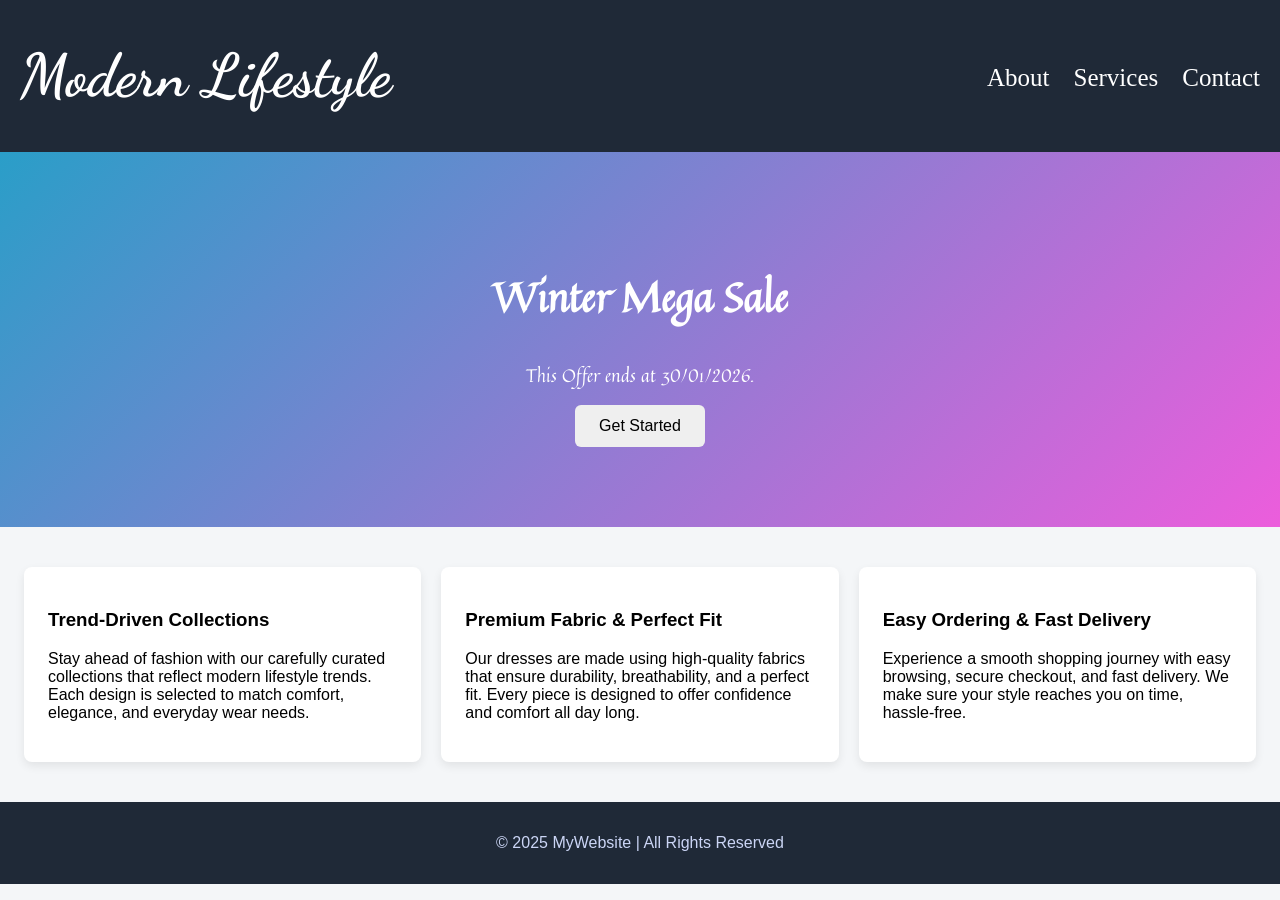
<file: index.html>
<!DOCTYPE html>
<html lang="en">
<head>
  <meta charset="UTF-8">
  <meta name="viewport" content="width=device-width, initial-scale=1.0">
  <title>My Homepage</title>
  <link rel="stylesheet" href="style.css"> 
</head>
<body>
  <header>
    <h1>Modern&nbsp;Lifestyle</h1>
    <nav>
      <a href="about.html">About</a>
      <a href="service.html">Services</a>
      <a href="contact.html">Contact</a>
    </nav>
  </header>

  <section class="hero">
    <h1>Winter Mega Sale </h1>
    <p>This Offer ends at 30/01/2026.</p>
    <a href="get.html">
    <button>Get Started</button></a>
  </section>

  <section class="sections">
    <div class="card">
      <h3>Trend-Driven Collections</h3>
      <p>Stay ahead of fashion with our carefully curated collections that reflect modern lifestyle trends. Each design is selected to match comfort, elegance, and everyday wear needs.</p>
    </div>

    <div class="card">
      <h3>Premium Fabric & Perfect Fit</h3>
      <p>Our dresses are made using high-quality fabrics that ensure durability, breathability, and a perfect fit. Every piece is designed to offer confidence and comfort all day long.</p>
    </div>

    <div class="card">
      <h3>Easy Ordering & Fast Delivery</h3>
      <p>Experience a smooth shopping journey with easy browsing, secure checkout, and fast delivery. We make sure your style reaches you on time, hassle-free.</p>
    </div>
  </section>

  <footer>
    <p>© 2025 MyWebsite | All Rights Reserved</p>
  </footer>
  

</body>
</html>
</file>
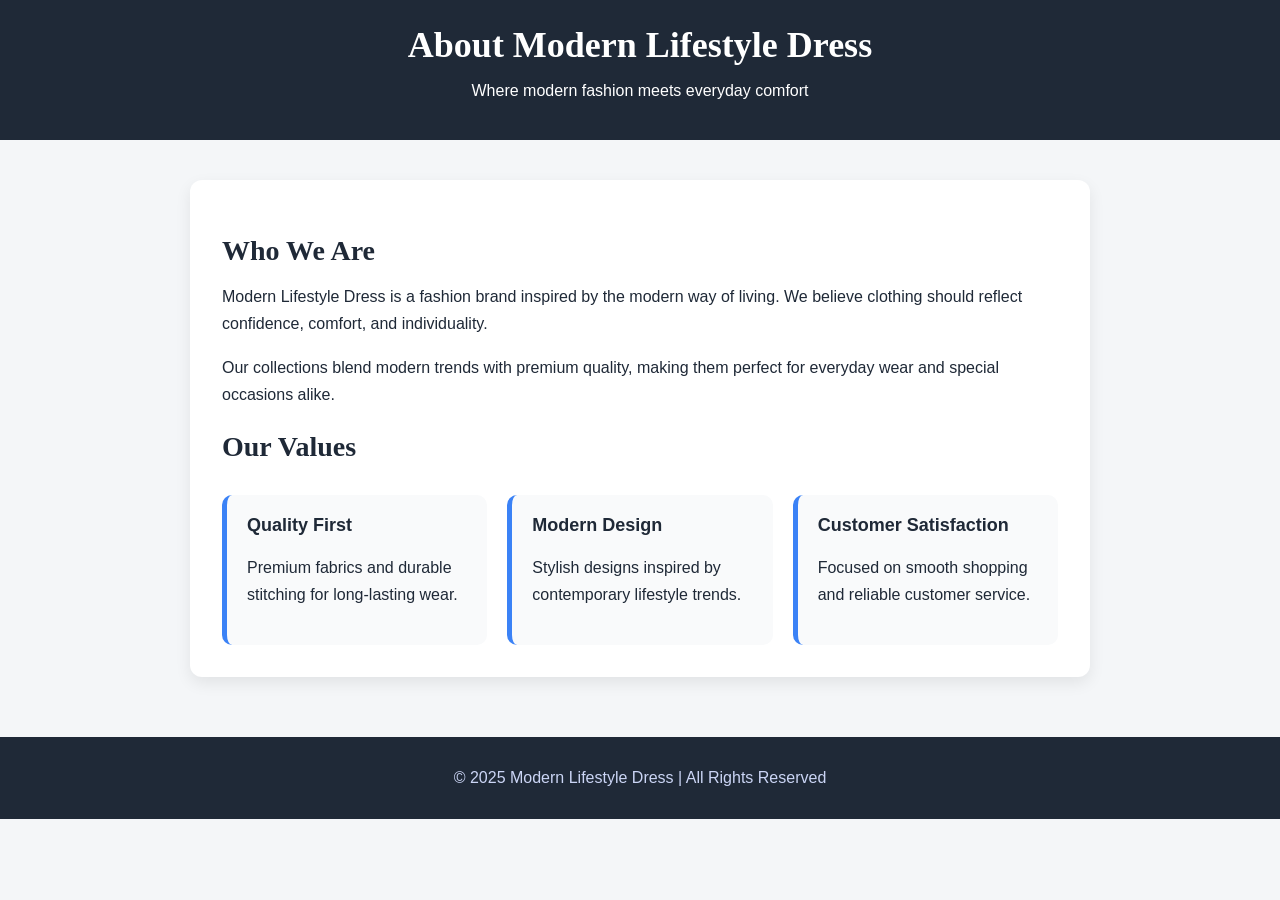
<file: about.html>
<!DOCTYPE html>
<html lang="en">
<head>
  <meta charset="UTF-8" />
  <meta name="viewport" content="width=device-width, initial-scale=1.0" />
  <title>About Us | Modern Lifestyle Dress</title>
  <link rel="stylesheet" href="about.css">
</head>
<body>
 <header>
    <h1>About Modern Lifestyle Dress</h1>
    <p>Where modern fashion meets everyday comfort</p>
  </header>
  <section class="container">
    <div class="about">

      <h2>Who We Are</h2>
      <p>
        Modern Lifestyle Dress is a fashion brand inspired by the modern way of living.
        We believe clothing should reflect confidence, comfort, and individuality.
      </p>

      <p>
        Our collections blend modern trends with premium quality, making them perfect
        for everyday wear and special occasions alike.
      </p>

      <h2>Our Values</h2>

      <div class="values">
        <div class="value">
          <h3>Quality First</h3>
          <p>Premium fabrics and durable stitching for long-lasting wear.</p>
        </div>

        <div class="value">
          <h3>Modern Design</h3>
          <p>Stylish designs inspired by contemporary lifestyle trends.</p>
        </div>

        <div class="value">
          <h3>Customer Satisfaction</h3>
          <p>Focused on smooth shopping and reliable customer service.</p>
        </div>
      </div>

    </div>
  </section>

  <footer>
    <p>© 2025 Modern Lifestyle Dress | All Rights Reserved</p>
  </footer>

</body>
</html>
</file>
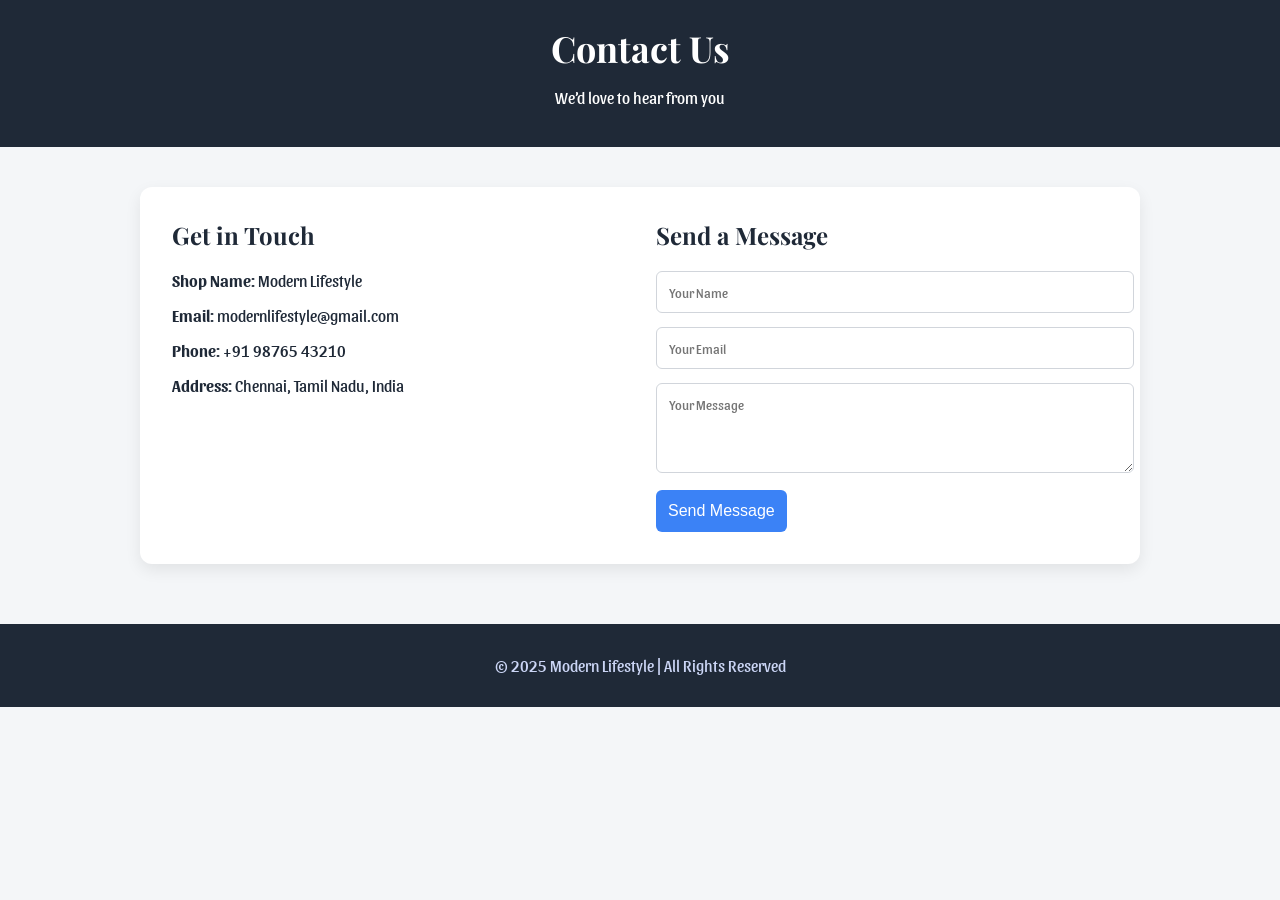
<file: contact.html>
<!DOCTYPE html>
<html lang="en">
<head>
  <meta charset="UTF-8" />
  <meta name="viewport" content="width=device-width, initial-scale=1.0" />
  <title>Contact Us | Modern Lifestyle</title>

  <link href="https://fonts.googleapis.com/css2?family=Playfair+Display:wght@600;700&family=Sansita:wght@400;600&display=swap" rel="stylesheet">

  <link rel="stylesheet" href="contact.css">
</head>
<body>

  <header>
    <h1>Contact Us</h1>
    <p>We’d love to hear from you</p>
  </header>

  <section class="container">
    <div class="card">

      <div class="info">
        <h2>Get in Touch</h2>
        <p><strong>Shop Name:</strong> Modern Lifestyle</p>
        <p><strong>Email:</strong> modernlifestyle@gmail.com</p>
        <p><strong>Phone:</strong> +91 98765 43210</p>
        <p><strong>Address:</strong> Chennai, Tamil Nadu, India</p>
      </div>

      <form class="form">
        <h2>Send a Message</h2>

        <input type="text" placeholder="Your Name" required>
        <input type="email" placeholder="Your Email" required>
        <textarea rows="4" placeholder="Your Message" required></textarea>

        <button type="submit">Send Message</button>
      </form>

    </div>
  </section>

  <footer>
    <p>© 2025 Modern Lifestyle | All Rights Reserved</p>
  </footer>

</body>
</html>
</file>
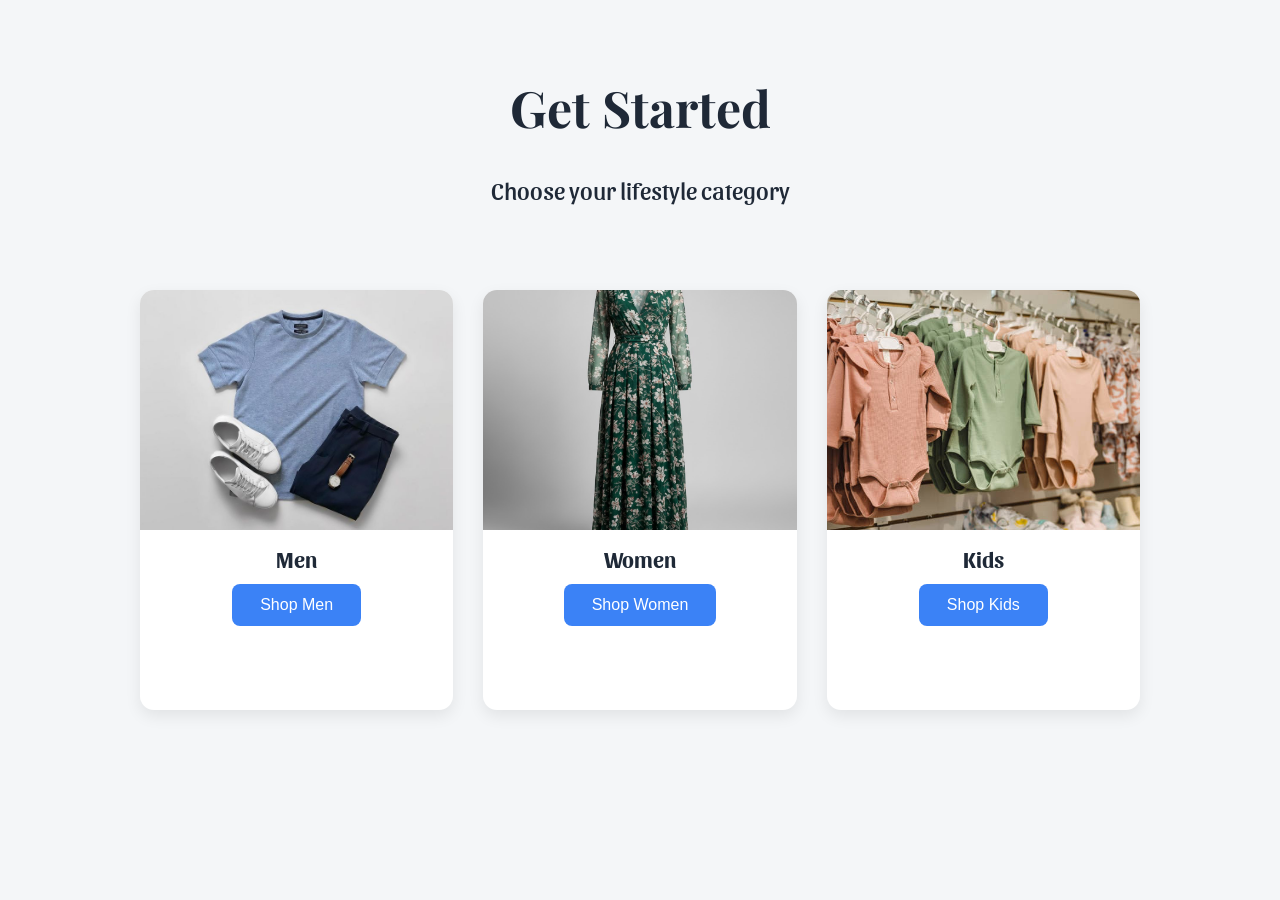
<file: get.html>
<!DOCTYPE html>
<html lang="en">
<head>
  <meta charset="UTF-8">
  <title>Get Started | Modern Lifestyle</title>
  <meta name="viewport" content="width=device-width, initial-scale=1.0">
  <link href="https://fonts.googleapis.com/css2?family=Playfair+Display:wght@600&family=Sansita:wght@400;600&display=swap" rel="stylesheet">
 <link rel="stylesheet" href="get.css">
</head>
<body>

  <header>
    <h1>Get Started</h1>
    <p>Choose your lifestyle category</p>
  </header>

  <section class="container">

    <div class="card">
      <img src="./men.jpg" alt="Men Fashion">
      <h3>Men</h3>
      <a href="./men.html">
      <button>Shop Men</button></a>
    </div>

    <div class="card">
      <img src="./wom.jpg" alt="Women Fashion">
      <h3>Women</h3><a href="./women.html">
      <button>Shop Women</button></a>
    </div>

    <div class="card">
      <img src="./kid.jpg" alt="Kids Fashion">
      <h3>Kids</h3><a href="./kids.html">
      <button>Shop Kids</button></a>
    </div>

  </section>

</body>
</html>
</file>
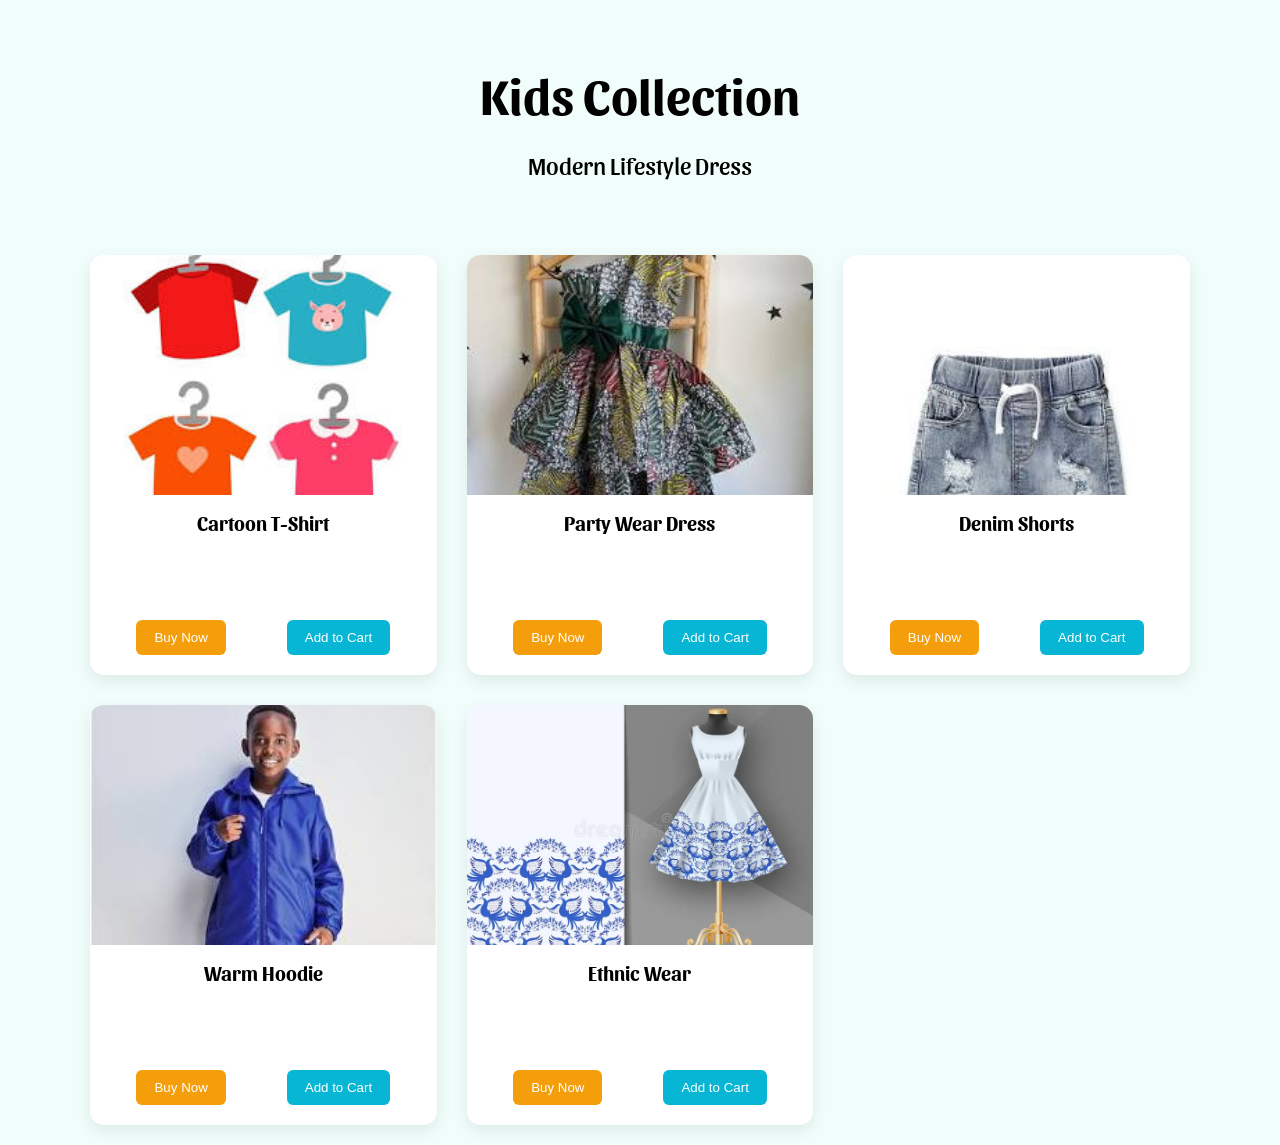
<file: kids.html>
<!DOCTYPE html>
<html lang="en">
<head>
  <meta charset="UTF-8">
  <title>Kids Collection | Modern Lifestyle</title>
  <meta name="viewport" content="width=device-width, initial-scale=1.0">

  <link href="https://fonts.googleapis.com/css2?family=Sansita:wght@400;600&display=swap" rel="stylesheet">

  <link rel="stylesheet" href="kids.css">
</head>
<body>

  <header>
    <h1>Kids Collection</h1>
    <p>Modern Lifestyle Dress</p>
  </header>

  <section class="container">

    <div class="card">
      <img src="./cartoon.jpg" alt="Kids T-shirt">
      <h3>Cartoon T-Shirt</h3>
      <div class="b">
        <button class="buy">Buy Now</button>
        <button class="cart">Add to Cart</button>
      </div>
    </div>

    <div class="card">
      <img src="./party.jpg" alt="Kids Dress">
      <h3>Party Wear Dress</h3>
      <div class="b">
        <button class="buy">Buy Now</button>
        <button class="cart">Add to Cart</button>
      </div>
    </div>

    <div class="card">
      <img src="./short.jpg" alt="Kids Shorts">
      <h3>Denim Shorts</h3>
      <div class="b">
        <button class="buy">Buy Now</button>
        <button class="cart">Add to Cart</button>
      </div>
    </div>

    <div class="card">
      <img src="warm.jpg" alt="Kids Hoodie">
      <h3>Warm Hoodie</h3>
      <div class="b">
        <button class="buy">Buy Now</button>
        <button class="cart">Add to Cart</button>
      </div>
    </div>

    <div class="card">
      <img src="last.webp" alt="Kids Ethnic Wear">
      <h3>Ethnic Wear</h3>
      <div class="b">
        <button class="buy">Buy Now</button>
        <button class="cart">Add to Cart</button>
      </div>
</file>
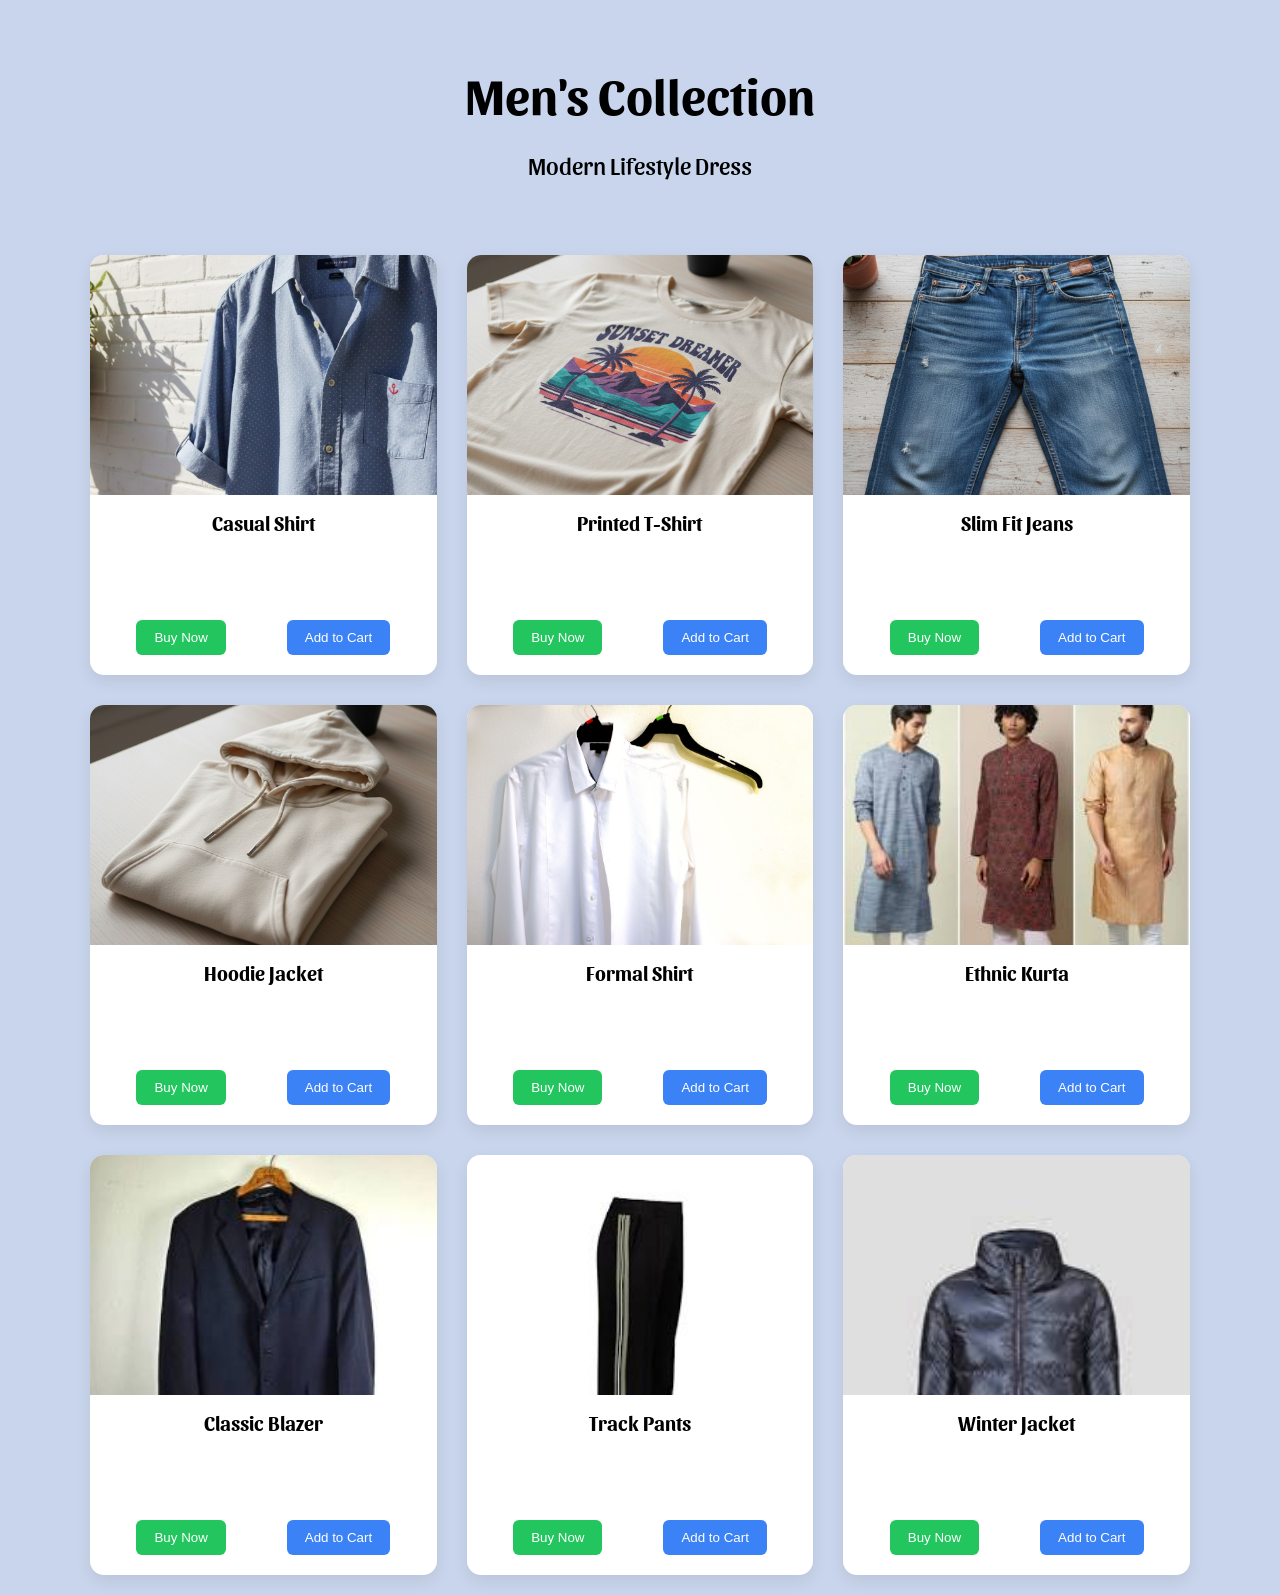
<file: men.html>
<!DOCTYPE html>
<html lang="en">
<head>
  <meta charset="UTF-8">
  <title>Men's Collection | Modern Lifestyle</title>
  <meta name="viewport" content="width=device-width, initial-scale=1.0">
  <link href="https://fonts.googleapis.com/css2?family=Sansita:wght@400;600&display=swap" rel="stylesheet">

  <link rel="stylesheet" href="men.css">
</head>
<body>

  <header>
    <h1>Men's Collection</h1>
    <p>Modern Lifestyle Dress</p>
  </header>

  <section class="container">

    <div class="card">
      <img src="./casual.jpg" alt="Men Shirt">
      <h3>Casual Shirt</h3>
      <div class="b">
        <button class="buy">Buy Now</button>
        <button class="cart">Add to Cart</button>
      </div>
    </div>

    <div class="card">
      <img src="./print.jpg" alt="Men T-shirt">
      <h3>Printed T-Shirt</h3>
      <div class="b">
        <button class="buy">Buy Now</button>
        <button class="cart">Add to Cart</button>
      </div>
    </div>

    <div class="card">
      <img src="./jeans.jpg" alt="Men Jeans">
      <h3>Slim Fit Jeans</h3>
      <div class="b">
        <button class="buy">Buy Now</button>
        <button class="cart">Add to Cart</button>
      </div>
    </div>

    <div class="card">
      <img src="./hoodie.jpg" alt="Men Hoodie">
      <h3>Hoodie Jacket</h3>
      <div class="b">
        <button class="buy">Buy Now</button>
        <button class="cart">Add to Cart</button>
      </div>
    </div>

    <div class="card">
      <img src="./formal.jpg" alt="Men Formal Shirt">
      <h3>Formal Shirt</h3>
      <div class="b">
        <button class="buy">Buy Now</button>
        <button class="cart">Add to Cart</button>
      </div>
    </div>

    <div class="card">
      <img src="./kurta.jpg" alt="Men Kurta">
      <h3>Ethnic Kurta</h3>
      <div class="b">
        <button class="buy">Buy Now</button>
        <button class="cart">Add to Cart</button>
      </div>
    </div>

    <div class="card">
      <img src="./classic.jpg" alt="Men Blazer">
      <h3>Classic Blazer</h3>
      <div class="b">
        <button class="buy">Buy Now</button>
        <button class="cart">Add to Cart</button>
      </div>
    </div>

    <div class="card">
      <img src="./track.jpg" alt="Men Track Pant">
      <h3>Track Pants</h3>
      <div class="b">
        <button class="buy">Buy Now</button>
        <button class="cart">Add to Cart</button>
      </div>
    </div>

    <div class="card">
      <img src="./winter.jpg" alt="Men Jacket">
      <h3>Winter Jacket</h3>
      <div class="b">
        <button class="buy">Buy Now</button>
        <button class="cart">Add to Cart</button>
      </div>
    </div>

  </section>

</body>
</html>
</file>
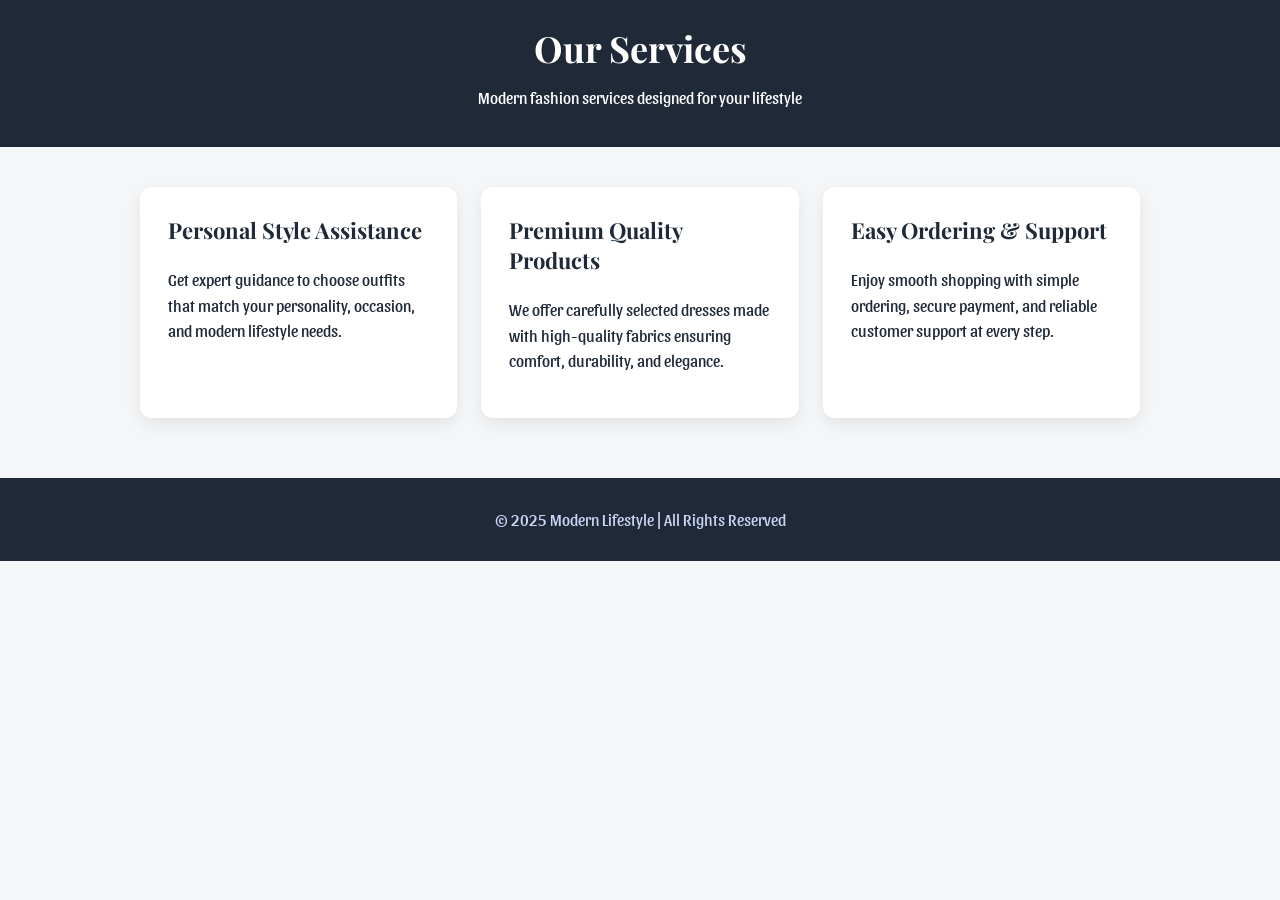
<file: service.html>
<!DOCTYPE html>
<html lang="en">
<head>
  <meta charset="UTF-8" />
  <meta name="viewport" content="width=device-width, initial-scale=1.0" />
  <title>Services | Modern Lifestyle</title>

  <link href="https://fonts.googleapis.com/css2?family=Playfair+Display:wght@600;700&family=Sansita:wght@400;600&display=swap" rel="stylesheet">
  <link rel="stylesheet" href="service.css">
</head>
<body>

  <header>
    <h1>Our Services</h1>
    <p>Modern fashion services designed for your lifestyle</p>
  </header>

  <section class="container">
    <div class="services">

      <div class="card">
        <h3>Personal Style Assistance</h3>
        <p>
          Get expert guidance to choose outfits that match your personality,
          occasion, and modern lifestyle needs.
        </p>
      </div>

      <div class="card">
        <h3>Premium Quality Products</h3>
        <p>
          We offer carefully selected dresses made with high-quality fabrics
          ensuring comfort, durability, and elegance.
        </p>
      </div>

      <div class="card">
        <h3>Easy Ordering & Support</h3>
        <p>
          Enjoy smooth shopping with simple ordering, secure payment,
          and reliable customer support at every step.
        </p>
      </div>

    </div>
  </section>

  <footer>
    <p>© 2025 Modern Lifestyle | All Rights Reserved</p>
  </footer>

</body>
</html>
</file>
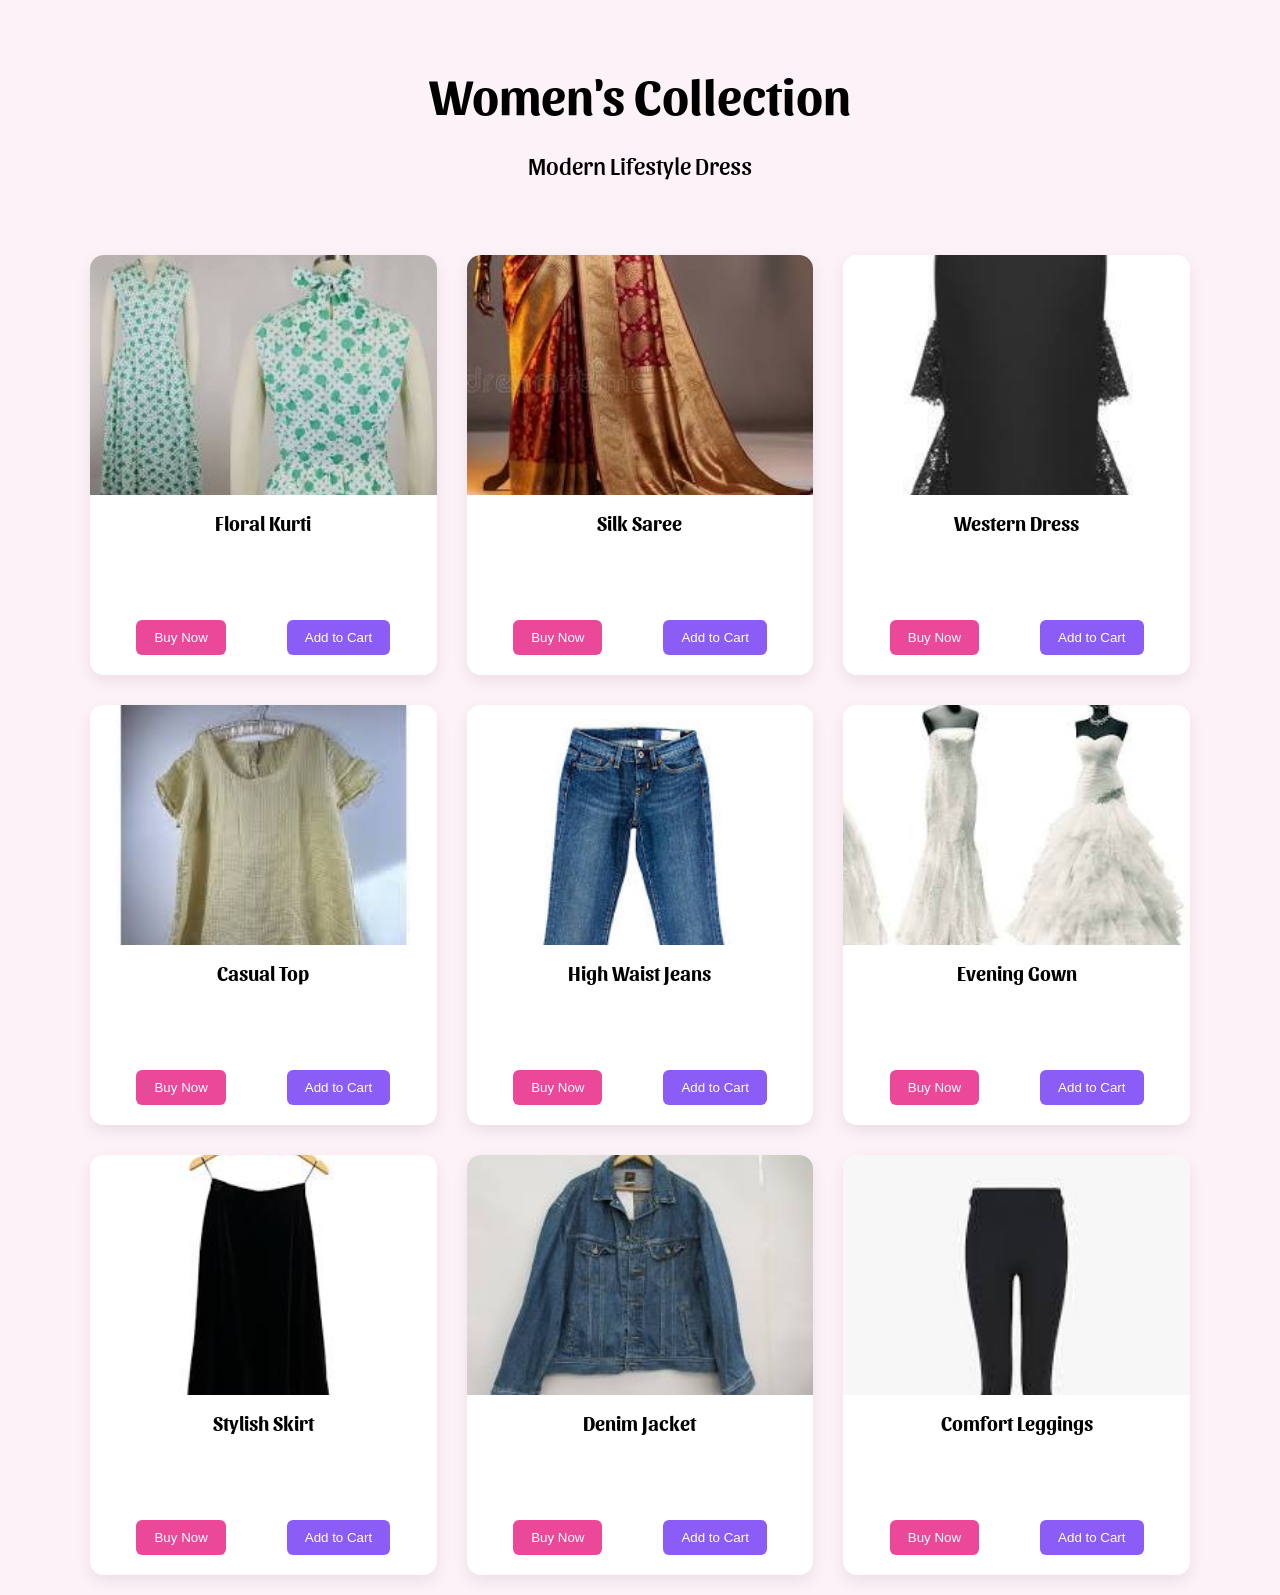
<file: women.html>
<!DOCTYPE html>
<html lang="en">
<head>
  <meta charset="UTF-8">
  <title>Women's Collection | Modern Lifestyle</title>
  <meta name="viewport" content="width=device-width, initial-scale=1.0">
  <link href="https://fonts.googleapis.com/css2?family=Sansita:wght@400;600&display=swap" rel="stylesheet">

  <link rel="stylesheet" href="women.css">
</head>
<body>

  <header>
    <h1>Women's Collection</h1>
    <p>Modern Lifestyle Dress</p>
  </header>

  <section class="container">

    <div class="card">
      <img src="floral.jpg" alt="Women Kurti">
      <h3>Floral Kurti</h3>
      <div class="b">
        <button class="buy">Buy Now</button>
        <button class="cart">Add to Cart</button>
      </div>
    </div>

    <div class="card">
      <img src="silk.jpg" alt="Women Saree">
      <h3>Silk Saree</h3>
      <div class="b">
        <button class="buy">Buy Now</button>
        <button class="cart">Add to Cart</button>
      </div>
    </div>

    <div class="card">
      <img src="western.jpg" alt="Women Dress">
      <h3>Western Dress</h3>
      <div class="b">
        <button class="buy">Buy Now</button>
        <button class="cart">Add to Cart</button>
      </div>
    </div>

    <div class="card">
      <img src="./top.jpg" alt="Women Top">
      <h3>Casual Top</h3>
      <div class="b">
        <button class="buy">Buy Now</button>
        <button class="cart">Add to Cart</button>
      </div>
    </div>

    <div class="card">
      <img src="high.jpg" alt="Women Jeans">
      <h3>High Waist Jeans</h3>
      <div class="b">
        <button class="buy">Buy Now</button>
        <button class="cart">Add to Cart</button>
      </div>
    </div>

    <div class="card">
      <img src="gown.jpg" alt="Women Gown">
      <h3>Evening Gown</h3>
      <div class="b">
        <button class="buy">Buy Now</button>
        <button class="cart">Add to Cart</button>
      </div>
    </div>

    <div class="card">
      <img src="skirt.jpg" alt="Women Skirt">
      <h3>Stylish Skirt</h3>
      <div class="b">
        <button class="buy">Buy Now</button>
        <button class="cart">Add to Cart</button>
      </div>
    </div>

    <div class="card">
      <img src="denim.jpg" alt="Women Jacket">
      <h3>Denim Jacket</h3>
      <div class="b">
        <button class="buy">Buy Now</button>
        <button class="cart">Add to Cart</button>
      </div>
    </div>

    <div class="card">
      <img src="leggins.jpg" alt="Women Leggings">
      <h3>Comfort Leggings</h3>
      <div class="b">
        <button class="buy">Buy Now</button>
        <button class="cart">Add to Cart</button>
      </div>
    </div>

  </section>

</body>
</html>
</file>
<file: style.css>
@import 
url('https://fonts.googleapis.com/css2?family=Dancing+Script:wght@400..700&display=swap');
@import 
url('https://fonts.googleapis.com/css2?family=Quintessential&display=swap');
body {
  margin: 0;
  font-family: Arial, sans-serif;
  background: #f4f6f8;
}
header {
  background:#1f2937;
  color:white;
  display: flex;
  justify-content: space-between;
  align-items: center; 
   font-family: "Dancing Script", cursive;
  font-size: 30px;
  padding-right: 20px;
  padding-left: 20px;
}

header nav a {
  color: white;
  text-decoration: none;
  margin-left: 16px;
  font-weight: 500;
  font-size: 25px;
  font-family:'Times New Roman', Times, serif;
}

.hero {
  background: linear-gradient(135deg, #2a9ec8, #ec5ddc);
  color: white;
  text-align: center;
  padding: 80px 24px;
  font-family: "Quintessential", serif;
}

.hero h1 {
  font-size: 40px;
}

.hero p {
  font-size: 18px;
  margin: 16px 0;
}

.hero button {
  padding: 12px 24px;
  border: none;
  border-radius: 6px;
  font-size: 16px;
  cursor: pointer;
}

.sections {
  display: grid;
  grid-template-columns: repeat(auto-fit, minmax(220px, 1fr));
  gap: 20px;
  padding: 40px 24px;
}

.card {
  background: white;
  padding: 24px;
  border-radius: 8px;
  box-shadow: 0 4px 10px rgba(0,0,0,0.08);
  transition: 0.3s ease;
}

footer {
  background: #1f2937;
  color: #cbd5f5;
  text-align: center;
  padding: 16px;
}
.card:hover{
    transform: translateY(-6px);
    box-shadow: 0 10px 16px rgba(0,0,0,0.08);
}
@media (max-width: 768px) {

  header {
    flex-direction: column;
    text-align: center;
    padding: 16px;
  }

  header h1 {
    font-size: 40px;
    margin-bottom: 10px;
  }

  header nav a {
    font-size: 18px;
    margin: 0 8px;
  }

  .hero h1 {
    font-size: 28px;
  }

  .hero p {
    font-size: 16px;
  }
  footer{
    flex-direction: column;
    text-align: center;
    font-size: 10px;
  }
  .card{
    margin:10px;
  }

}
</file>
<file: about.css>
body {
  margin: 0;
  font-family: 'Sansita', sans-serif;
  background: #f4f6f8;
  color: #1f2937;
}

header {
  background: #1f2937;
  color: white;
  text-align: center;
  padding: 24px;
}

header h1 {
  font-family: 'Playfair Display', serif;
  font-size: 36px;
  margin: 0;
}

.container {
  max-width: 900px;
  margin: 40px auto;
  padding: 0 20px;
}

.about {
  background: white;
  padding: 32px;
  border-radius: 12px;
  box-shadow: 0 6px 16px rgba(0,0,0,0.08);
}

.about h2 {
  font-family: 'Playfair Display', serif;
  font-size: 28px;
  margin-bottom: 16px;
}

.about p {
  font-size: 16px;
  line-height: 1.7;
  margin-bottom: 16px;
}

.values {
  display: grid;
  grid-template-columns: repeat(auto-fit, minmax(220px, 1fr));
  gap: 20px;
  margin-top: 32px;
}

.value {
  background: #f9fafb;
  padding: 20px;
  border-radius: 10px;
  border-left: 5px solid #3b82f6;
}

.value h3 {
  margin-top: 0;
  font-size: 18px;
}

footer {
  background: #1f2937;
  color: #cbd5f5;
  text-align: center;
  padding: 16px;
  margin-top: 60px;
}
</file>
<file: contact.css>
body {
  margin: 0;
  font-family: 'Sansita', sans-serif;
  background: #f4f6f8;
  color: #1f2937;
}

header {
  background: #1f2937;
  color: white;
  text-align: center;
  padding: 24px;
}

header h1 {
  font-family: 'Playfair Display', serif;
  font-size: 36px;
  margin: 0;
}

.container {
  max-width: 1000px;
  margin: 40px auto;
  padding: 0 20px;
}

.card {
  background: white;
  padding: 32px;
  border-radius: 12px;
  box-shadow: 0 6px 16px rgba(0,0,0,0.08);
  display: grid;
  grid-template-columns: repeat(auto-fit, minmax(280px, 1fr));
  gap: 32px;
}

.info h2 {
  font-family: 'Playfair Display', serif;
  margin-top: 0;
}


.form h2 {
  font-family: 'Playfair Display', serif;
  margin-top: 0;
}

.form input,
.form textarea {
  width: 100%;
  padding: 12px;
  margin-bottom: 14px;
  border-radius: 6px;
  border: 1px solid #d1d5db;
  font-family: inherit;
}

.form button {
  background: #3b82f6;
  color: white;
  border: none;
  padding: 12px;
  border-radius: 6px;
  font-size: 16px;
  cursor: pointer;
  transition: 0.3s;
}

.form button:hover {
  background: #2563eb;
}

footer {
  background: #1f2937;
  color: #cbd5f5;
  text-align: center;
  padding: 16px;
  margin-top: 60px;
}
@media screen and (max-width:700px) {
 .container{
  display: flex;
  justify-content: center;
  padding:10px;
 }
 .form{
  width:100%;
  margin: auto;
 }
 .form input,.form textarea{
  width:100%;
  padding:10px;
  box-sizing: border-box;
 }
 .form button{
  display: block;
  margin:20px auto 0;
 }
}
</file>
<file: get.css>
body {
  margin: 0;
  font-family: 'Sansita', sans-serif;
  background: #f4f6f8;
  color: #1f2937;
}

header {
  text-align: center;
  padding: 40px 20px;
}

header h1 {
  font-family: 'Playfair Display', serif;
  font-size: 50px;
}
header p{
    font-size: 25px;
}

.container {
  display: grid;
  grid-template-columns: repeat(auto-fit, minmax(260px, 1fr));
  gap: 30px;
  max-width: 1000px;
  margin: auto;
  padding: 20px;
}

.card {
  background: white;
  border-radius: 14px;
  height: 420px;
  box-shadow: 0 6px 16px rgba(0,0,0,0.08);
  overflow: hidden;
  display: flex;
  flex-direction: column;
  align-items: center;
  transition: 0.3s ease;
}

.card:hover {
  transform: translateY(-8px);
  box-shadow: 0 12px 24px rgba(0,0,0,0.12);
}

.card img {
  width: 100%;
  height: 240px;
  object-fit: cover;
}

.card h3 {
  margin: 16px 0 12px;
  font-size: 22px;
}

.card button {
  margin-top: auto;
  margin-bottom: 24px;
  padding: 12px 28px;
  background: #3b82f6;
  color: white;
  border: none;
  border-radius: 8px;
  font-size: 16px;
  cursor: pointer;
  transition: 0.3s;
}

.card button:hover {
  background: #2563eb;
}
</file>
<file: kids.css>
body {
  margin: 0;
  font-family: 'Sansita', sans-serif;
  background: #f0fdfa;
}
header {
  text-align: center;
  padding: 30px 20px;
}

header h1 {
  font-size: 50px;
  margin-bottom: 8px;
}
header p{
    font-size: 25px;
}


.container {
  display: grid;
  grid-template-columns: repeat(3, 1fr);
  gap: 30px;
  max-width: 1100px;
  margin: auto;
  padding: 20px;
}

.card {
  background: white;
  border-radius: 14px;
  height: 420px;
  box-shadow: 0 6px 16px rgba(0,0,0,0.08);
  overflow: hidden;
  display: flex;
  flex-direction: column;
  transition: 0.3s;
}

.card:hover {
  transform: translateY(-8px);
}

.card img {
  width: 100%;
  height: 240px;
  object-fit: cover;
}
.card h3 {
  text-align: center;
  margin: 16px 0;
  font-size: 20px;
}
.b {
  margin-top: auto;
  display: flex;
  justify-content: space-around;
  padding: 0 16px 20px;
}

.buy {
  background: #f59e0b;
  color: white;
  border: none;
  padding: 10px 18px;
  border-radius: 6px;
  cursor: pointer;
}

.cart {
  background: #06b6d4;
  color: white;
  border: none;
  padding: 10px 18px;
  border-radius: 6px;
  cursor: pointer;
}

.buy:hover {
  background: #d97706;
}

.cart:hover {
  background: #0891b2;
}
@media screen and (max-width:700px) {
  .header{
    text-align: center;
    width:100%;
  }
  .container{
    display: flex;
    flex-direction: column;
    text-align: center;
    padding:10px;
  }
  .card{
    display: flex;
    justify-content: space-around;
    flex-basis: 80%;

  }
  .card h3{
    font-size: 30px;
  }
  .card img{
    width:100%;
  }
  
}
</file>
<file: men.css>
body {
  margin: 0;
  font-family: 'Sansita', sans-serif;
  background: #c9d5ec;
}
header {
  text-align: center;
  padding: 30px 20px;
}

header h1 {
  font-size: 50px;
  margin-bottom: 8px;
}
header p{
    font-size: 25px;
}

.container {
  display: grid;
  grid-template-columns: repeat(3, 1fr);
  gap: 30px;
  max-width: 1100px;
  margin: auto;
  padding: 20px;
}
.card {
  background: white;
  border-radius: 14px;
  height: 420px;
  box-shadow: 0 6px 16px rgba(0,0,0,0.08);
  overflow: hidden;
  display: flex;
  flex-direction: column;
  transition: 0.3s;
}

.card:hover {
  transform: translateY(-8px);
}

.card img {
  width: 100%;
  height: 240px;
  object-fit: cover;
}

.card h3 {
  text-align: center;
  margin: 16px 0;
  font-size: 20px;
}
.b {
    padding-left: 30px;
  margin-top: auto;
  display: flex;
  justify-content: space-around;
  padding: 0 16px 20px;
}

.buy {
  background: #22c55e;
  color: white;
  border: none;
  padding: 10px 18px;
  border-radius: 6px;
  cursor: pointer;
}

.cart {
  background: #3b82f6;
  color: white;
  border: none;
  padding: 10px 18px;
  border-radius: 6px;
  cursor: pointer;
}

.buy:hover {
  background: #16a34a;
}

.cart:hover {
  background: #2563eb;
}
@media screen and (max-width:700px) {
  .header{
    text-align: center;
    width:100%;
  }
  .container{
    display: flex;
    flex-direction: column;
    text-align: center;
    padding:10px;
  }
  .card{
    display: flex;
    justify-content: space-around;
    flex-basis: 80%;

  }
  .card h3{
    font-size: 30px;
  }
  .card img{
    width:100%;
  }
  
}
</file>
<file: service.css>
body {
  margin: 0;
  font-family: 'Sansita', sans-serif;
  background: #f4f6f8;
  color: #1f2937;
}

header {
  background: #1f2937;
  color: white;
  text-align: center;
  padding: 24px;
}

header h1 {
  font-family: 'Playfair Display', serif;
  font-size: 36px;
  margin: 0;
}

.container {
  max-width: 1000px;
  margin: 40px auto;
  padding: 0 20px;
}

.services {
  display: grid;
  grid-template-columns: repeat(auto-fit, minmax(260px, 1fr));
  gap: 24px;
}

.card {
  background: white;
  padding: 28px;
  border-radius: 12px;
  box-shadow: 0 6px 16px rgba(0,0,0,0.08);
  transition: 0.3s ease;
}

.card:hover {
  transform: translateY(-6px);
  box-shadow: 0 10px 24px rgba(0,0,0,0.12);
}

.card h3 {
  font-family: 'Playfair Display', serif;
  margin-top: 0;
  font-size: 22px;
}

.card p {
  line-height: 1.6;
}
footer {
  background: #1f2937;
  color: #cbd5f5;
  text-align: center;
  padding: 16px;
  margin-top: 60px;
}
</file>
<file: women.css>
body {
  margin: 0;
  font-family: 'Sansita', sans-serif;
  background: #fdf2f8;
}

header {
  text-align: center;
  padding: 30px 20px;
}

header h1 {
  font-size: 50px;
  margin-bottom: 8px;
}
header p{
    font-size: 25px;
}

.container {
  display: grid;
  grid-template-columns: repeat(3, 1fr);
  gap: 30px;
  max-width: 1100px;
  margin: auto;
  padding: 20px;
}

.card {
  background: white;
  border-radius: 14px;
  height: 420px;
  box-shadow: 0 6px 16px rgba(0,0,0,0.08);
  overflow: hidden;
  display: flex;
  flex-direction: column;
  transition: 0.3s;
}

.card:hover {
  transform: translateY(-8px);
}

.card img {
  width: 100%;
  height: 240px;
  object-fit: cover;
}

.card h3 {
  text-align: center;
  margin: 16px 0;
  font-size: 20px;
}

.b {
  margin-top: auto;
  display: flex;
  justify-content: space-around;
  padding: 0 16px 20px;
}

.buy {
  background: #ec4899;
  color: white;
  border: none;
  padding: 10px 18px;
  border-radius: 6px;
  cursor: pointer;
}

.cart {
  background: #8b5cf6;
  color: white;
  border: none;
  padding: 10px 18px;
  border-radius: 6px;
  cursor: pointer;
}

.buy:hover {
  background: #db2777;
}

.cart:hover {
  background: #7c3aed;
}
@media screen and (max-width:700px) {
  .header{
    text-align: center;
    width:100%;
  }
  .container{
    display: flex;
    flex-direction: column;
    text-align: center;
    padding:10px;
  }
  .card{
    display: flex;
    justify-content: space-around;
    flex-basis: 80%;

  }
  .card h3{
    font-size: 30px;
  }
  .card img{
    width:100%;
  }
  
}
</file>
